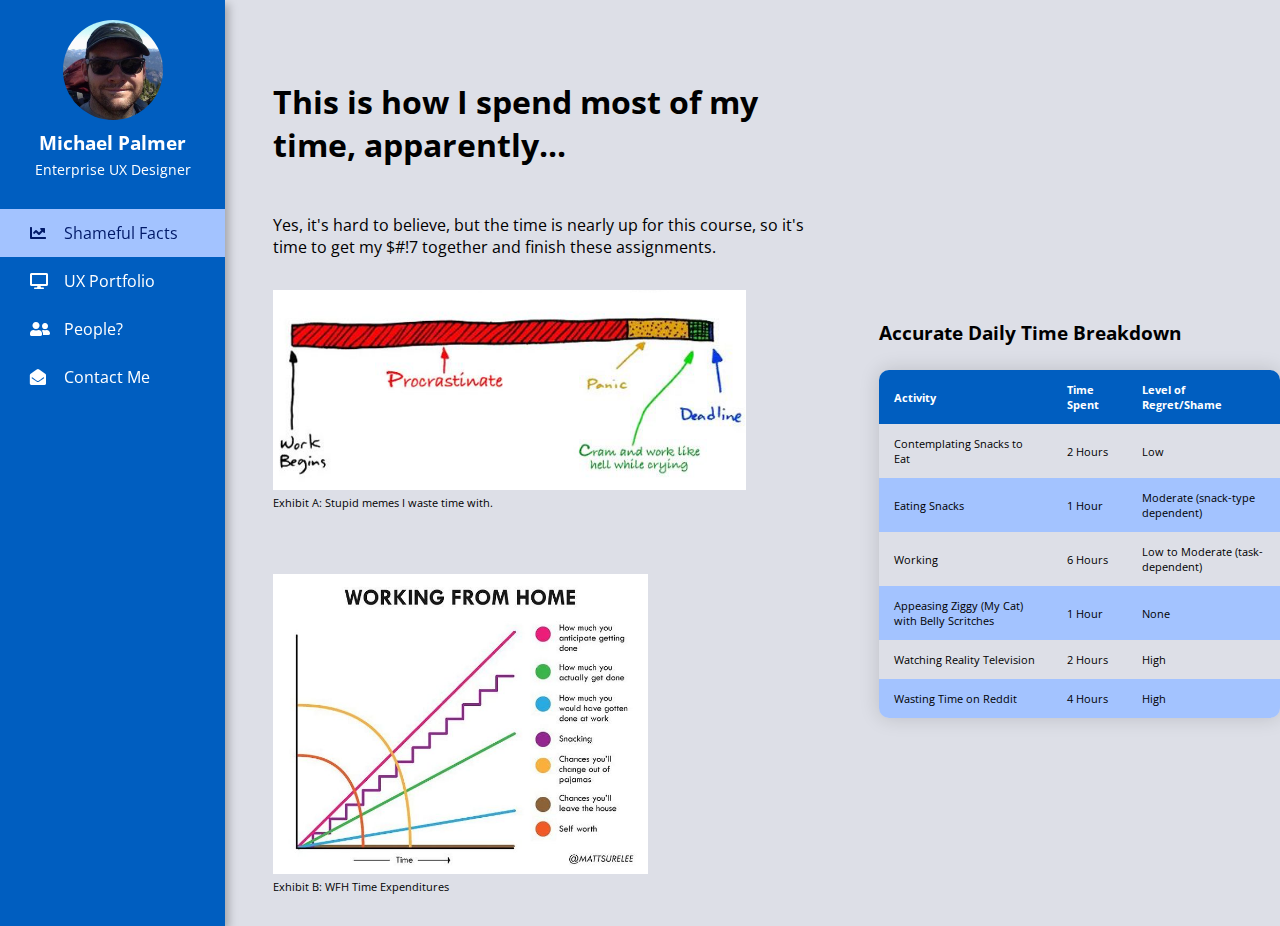
<file: index.html>
<!DOCTYPE html>
<html lang="en">

<head>
  <link rel="stylesheet" href="https://use.fontawesome.com/releases/v5.8.1/css/all.css">
  <link rel="stylesheet" type="text/css" href="styles/styles.css">
  <meta charset="UTF-8">
  <meta http-equiv="X-UA-Compatible" content="IE=edge">
  <meta name="viewport" content="width=device-width, initial-scale=1.0">
  <title>Document</title>
  </head>

<body>
  <main>
    <nav>
      <div class="wrapper">
        <div class="sidebar">
          <div class="profile">
            <img src="images/mike-face-sq.jpg" alt="profile_picture">
            <h3>Michael Palmer</h3>
            <p>Enterprise UX Designer</p>
          </div>
          <ul>
            <li>
              <a href="index.html" class="active">
                <span class="icon"><i class="fas fa-chart-line"></i></span>
                <span class="item">Shameful Facts</span>
              </a>
            </li>
            <li>
              <a href="https://uxfol.io/michaelbpalmer">
                <span class="icon"><i class="fas fa-desktop"></i></span>
                <span class="item">UX Portfolio</span>
              </a>
            </li>
            <li>
              <a href="satanic-elements.html">
                <span class="icon"><i class="fas fa-user-friends"></i></span>
                <span class="item">People?</span>
              </a>
            </li>
            <li>
              <a href="contact-form.html">
                <span class="icon"><i class="fas fa-envelope-open"></i></span>
                <span class="item">Contact Me</span>
              </a>
            </li>
          </ul>
        </div>
      </div>
    </nav>
    <article id="left">
      <h1>This is how I spend most of my time, apparently...</h1>
      <p>Yes, it's hard to believe, but the time is nearly up for this course, so it's time to get my $#!7 together and
        finish these assignments.</p>
      <figure>
        <img src="images/pro-bar.png" alt="bar graph of procrastination" style="height:200px;">
        <figcaption>Exhibit A: Stupid memes I waste time with.</figcaption>
      </figure>
      <figure>
        <img src="images/wfh-chart.jpg" alt="Yeah, I 'work' from home..." style="height:300px;">
        <figcaption>Exhibit B: WFH Time Expenditures</figcaption>
      </figure>
    </article>
    <aside id="right">
      <h3>Accurate Daily Time Breakdown</h3>
      <table class="sweet-table">
        <thead>
          <tr>
            <th>Activity</th>
            <th>Time Spent</th>
            <th>Level of Regret/Shame</th>
          </tr>
        </thead>
        <tbody>
          <tr>
            <td>Contemplating Snacks to Eat</td>
            <td>2 Hours</td>
            <td>Low</td>
          </tr>
          <tr>
            <td>Eating Snacks</td>
            <td>1 Hour</td>
            <td>Moderate (snack-type dependent)</td>
          </tr>
          <tr>
            <td>Working</td>
            <td>6 Hours</td>
            <td>Low to Moderate (task-dependent)</td>
          </tr>
          <tr>
            <td>Appeasing Ziggy (My Cat) with Belly Scritches</td>
            <td>1 Hour</td>
            <td>None</td>
          </tr>
          <tr>
            <td>Watching Reality Television</td>
            <td>2 Hours</td>
            <td>High</td>
          </tr>
          <tr>
            <td>Wasting Time on Reddit</td>
            <td>4 Hours</td>
            <td>High</td>
          </tr>
        </tbody>
      </table>
    </aside>
  </main>
</body>

</html>
</file>
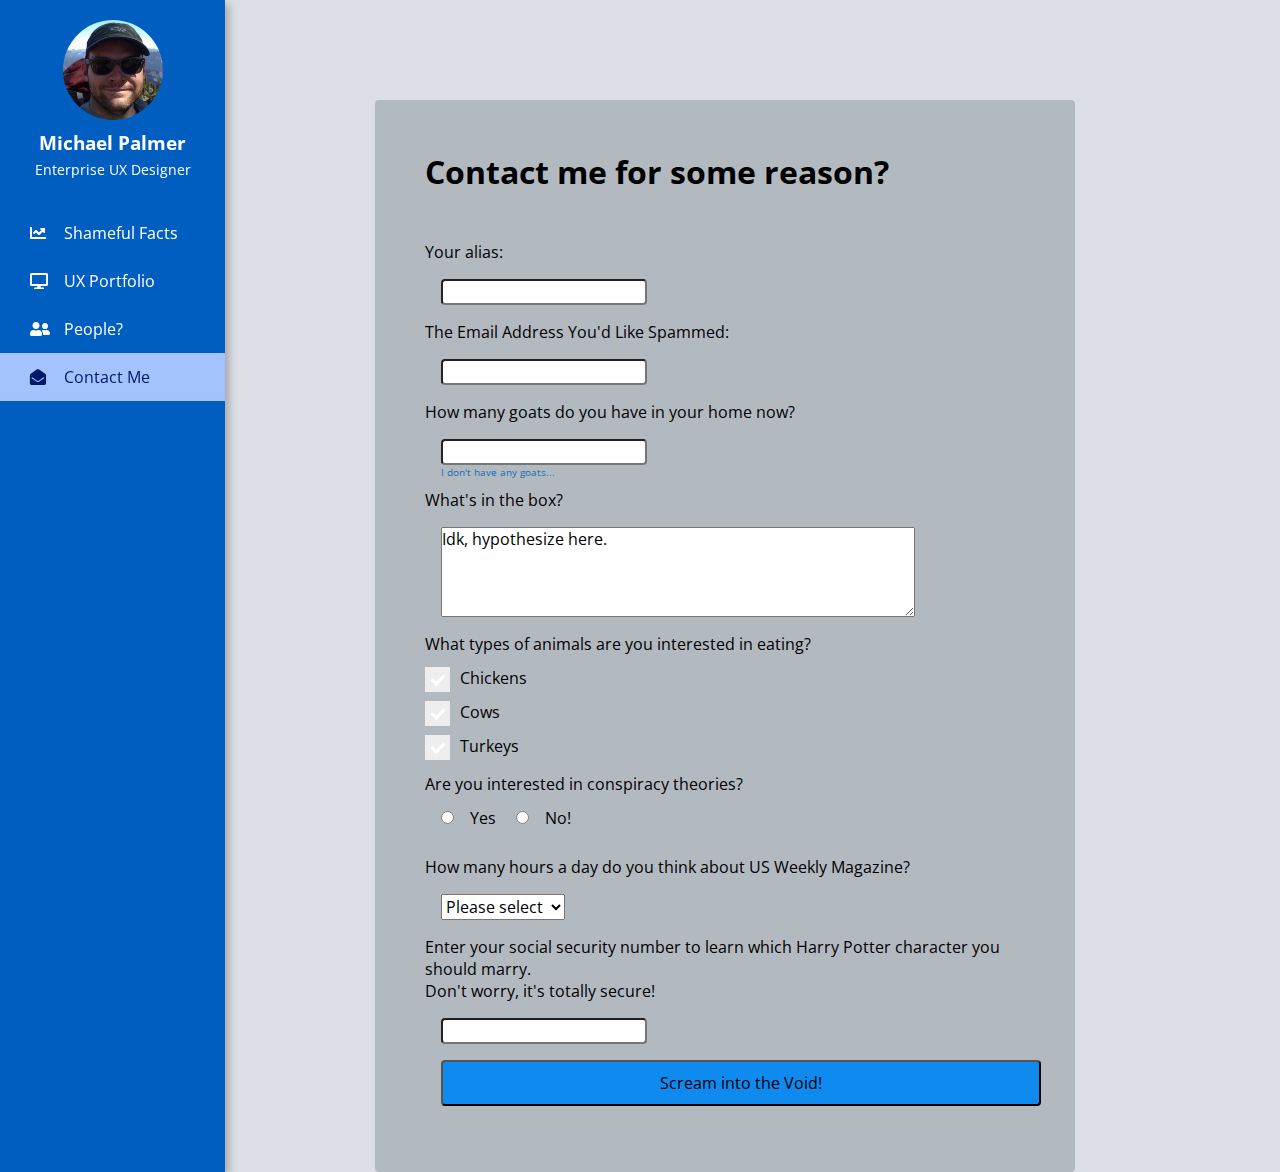
<file: contact-form.html>
<!DOCTYPE html>
<html lang="en">

<head>
  <link rel="stylesheet" href="https://use.fontawesome.com/releases/v5.8.1/css/all.css">
  <link rel="stylesheet" type="text/css" href="styles/styles.css">
  <meta charset="UTF-8">
  <meta http-equiv="X-UA-Compatible" content="IE=edge">
  <meta name="viewport" content="width=device-width, initial-scale=1.0">
  <title>Document</title>
</head>

<body>
  <main>
    <nav>
      <div class="wrapper">
        <div class="sidebar">
          <div class="profile">
            <img src="images/mike-face-sq.jpg" alt="profile_picture">
            <h3>Michael Palmer</h3>
            <p>Enterprise UX Designer</p>
          </div>
          <ul>
            <li>
              <a href="index.html">
                <span class="icon"><i class="fas fa-chart-line"></i></span>
                <span class="item">Shameful Facts</span>
              </a>
            </li>
            <li>
              <a href="https://uxfol.io/michaelbpalmer">
                <span class="icon"><i class="fas fa-desktop"></i></span>
                <span class="item">UX Portfolio</span>
              </a>
            </li>
            <li>
              <a href="satanic-elements.html">
                <span class="icon"><i class="fas fa-user-friends"></i></span>
                <span class="item">People?</span>
              </a>
            </li>
            <li>
              <a href="contact-form.html" class="active">
                <span class="icon"><i class="fas fa-envelope-open"></i></span>
                <span class="item">Contact Me</span>
              </a>
            </li>
          </ul>
        </div>
      </div>
    </nav>
    <form method="GET">
      <h1>Contact me for some reason?</h1>
      <label>Your alias:
        <input type="text" name="allegedName">
      </label>

      <label>The Email Address You'd Like Spammed:
        <input type="email" name="enemyEmail">
      </label>

      <label>How many goats do you have in your home now?
        <input class="description" type="number" name="goatCount"> <a id="no-goats"
          href="https://www.rentaruminant.com/goat-rental-inquiry.html" target="_blank">I don't have any goats...</a>
      </label>


      <label>What's in the box?
        <textarea name="applicantBoxGuess" rows="4" cols="50">Idk, hypothesize here.</textarea>
      </label>

      <fieldset class="checkbox">
        <legend>What types of animals are you interested in eating?</legend>
        <label>
          <input type="checkbox" name="species" value="chickens">Chickens
          <span class="checkmark"></span>
        </label>
        <label>
          <input type="checkbox" name="species" value="cows">Cows
          <span class="checkmark"></span>
        </label>
        <label>
          <input type="checkbox" name="species" value="turkeys">Turkeys
          <span class="checkmark"></span>
        </label>
      </fieldset>

      <fieldset>
        <legend>Are you interested in conspiracy theories?</legend>
        <label>
          <input type="radio" name="special" value="maybe">Yes
        </label>
        <label>
          <input type="radio" name="special" value="definiteYes">No!
        </label>
      </fieldset>

      <label>How many hours a day do you think about US Weekly Magazine?
        <select name="hours">
          <option value="">Please select</option>
          <option value="few">less than 10</option>
          <option value="some">10 to 16</option>
          <option value="many">more than 16</option>
        </select>
      </label>

      <label>Enter your social security number to learn which Harry Potter character you should marry. <br>
        Don't worry, it's totally secure!
        <input type="password" name="socialSecurity">
      </label>
      <input type="submit" value="Scream into the Void!">
    </form>

  </main>
</body>

</html>
</file>
<file: styles/styles.css>
@import url('https://fonts.googleapis.com/css2?family=Open+Sans&display=swap');

* {
    list-style: none;
    text-decoration: none;
    margin: 0;
    padding: 0;
    box-sizing: border-box;
    font-family: 'Open Sans', sans-serif;
}

body {
    background: #dddfe7;
    overflow: auto;
    min-height: 100%;
}

main {
    display: flex;
}

nav {
    display: flex;
    flex-direction: row;
    height: auto;
    min-height: 100vh;
}

article {
    display: flex;
    flex-direction: column;
    padding-left: 3rem;
    padding-top: 5rem;
}

#left {
    max-width: fit-content;
    padding-right: 3rem;
}

#left p {
    max-width: 600px;
}

h1 {
    padding-bottom: 3rem;
}

#right {
    padding-top: 20rem;
}

figure {
    padding-top: 2rem;
    padding-bottom: 2rem;
}

figcaption {
    font-size: .7rem;
}


/* Left nav / profile pic */

.wrapper .sidebar {
    background: #005ec0;
    width: 225px;
    height: 100%;
    padding: 20px 0px;
    filter: drop-shadow(4px 4px 4px rgba(0, 0, 0, 0.25));
}

.wrapper .sidebar .profile {
    text-align: center;
    margin-bottom: 30px;

}

.wrapper .sidebar .profile img {
    display: block;
    width: 100px;
    height: 100px;
    border-radius: 50%;
    margin: 0 auto;
}

.wrapper .sidebar .profile h3 {
    color: #ffffff;
    margin: 10px 0 5px;
}

.wrapper .sidebar .profile p {
    color: #ffffff;
    font-size: 14px;
}

.wrapper .sidebar ul {
    flex: 1 0 10%;
}

.wrapper .sidebar ul li a {
    display: block;
    padding: 13px 30px;
    color: rgb(255, 255, 255);
    font-size: 16px;
    position: relative;
}

.wrapper .sidebar ul li a .icon {
    color: #ffffff;
    width: 30px;
    display: inline-block;
}

.wrapper .sidebar ul li a:hover,
.wrapper .sidebar ul li a.active {
    color: #001968;
    background: #a3c3ff;
    transition: all 0.5s ease-out;
}

.wrapper .sidebar ul li a:hover .icon,
.wrapper .sidebar ul li a.active .icon {
    color: #001968;
}

.wrapper .sidebar ul li a:hover:before,
.wrapper .sidebar ul li a.active:before {
    display: block;
}

.wrapper_inner {
    width: 90%;
    margin: 0px auto;
}

.sweet-table {
    border-collapse: collapse;
    margin: 25px 0;
    font-size: 0.7em;
    min-width: 400px;
    box-shadow: 0 0 20px rgba(0, 0, 0, 0.15);
    border-radius: 10px;
}

.sweet-table:hover {
    transform: scale(1.1);
}

.sweet-table thead tr {
    background-color: #005ec0;
    color: #ffffff;
    text-align: left;
}

.sweet-table th,
.sweet-table td {
    padding: 12px 15px;
}


.sweet-table tbody tr:nth-of-type(even) {
    background-color: #a3c3ff;
}

th:first-of-type {
    border-top-left-radius: 10px;
}

th:last-of-type {
    border-top-right-radius: 10px;
}

tr:last-of-type td:first-of-type {
    border-bottom-left-radius: 10px;
}

tr:last-of-type td:last-of-type {
    border-bottom-right-radius: 10px;
}

form {
    max-width: 700px;
    min-width: 200px;
    background-color: #b2bac0;
    padding: 50px;
    margin-left: 150px;
    margin-top: 100px;
    border-radius: 4px;
}

button,
input,
select,
textarea {
    font-family: inherit;
    font-size: 100%;
    box-sizing: border-box;
    display: block;
    margin: 1rem;
}

input[type=submit] {
    width:100%;
    padding:10px;
    background-color: rgb(15, 138, 239);
    
}

input[type=password]:focus {
    background-color: seagreen;
    outline: none;
}

input {
    border-radius: 4px;
}

fieldset {
    padding-bottom: 16px;
    border: none;
}

fieldset input {
    display: inline;
}

/* Hide the browser's default checkbox. */

.checkbox input {
    position: absolute;
    opacity: 0;
    cursor: pointer;
    height: 0;
    width: 0;
}

/* Customize the labels */
.checkbox label {
    display: block;
    position: relative;
    padding-left: 35px;
    margin-top: 12px;
    cursor: pointer;
    -webkit-user-select: none;
    -moz-user-select: none;
    -ms-user-select: none;
    user-select: none;
}
.description {
    margin-bottom: 0;
}

#no-goats {
    font-size:x-small;
    display: block;
    padding-bottom: 10px;
    padding-left: 16px;

}
a#no-goats:link{
    color:#1a6eb3;
}
a#no-goats:visited{
    color:#00559a;
}
a#no-goats:hover{
    color:#429ce5;
}

/* create a custom checkbox */
.checkmark {
    position: absolute;
    top: 0;
    left: 0;
    height: 25px;
    width: 25px;
    background-color: #eee;
}

/* On mouse-over, add a grey background color */
.checkbox label:hover input~.checkmark {
    background-color: #ccc;
}



/* When a checkbox is checked, add a blue background */
.checkbox input:checked~.checkmark {
    background-color: #2196F3;
}

/* Create the checkmark/indicator (hidden when not checked) */
.checkmark:after {
    content: "";
    position: absolute;
    display: none;
}

/* Show the checkmark when checked */
.checkmark:after {
    display: block;
}

/* Style the chackmar/indicator */
.checkbox .checkmark:after {
    left: 9px;
    top: 5px;
    width: 5px;
    height: 10px;
    border: solid white;
    border-width: 0 3px 3px 0;
    -webkit-transform: rotate(45deg);
    -ms-transform: rotate(45deg);
    transform: rotate(45deg);
}
</file>
